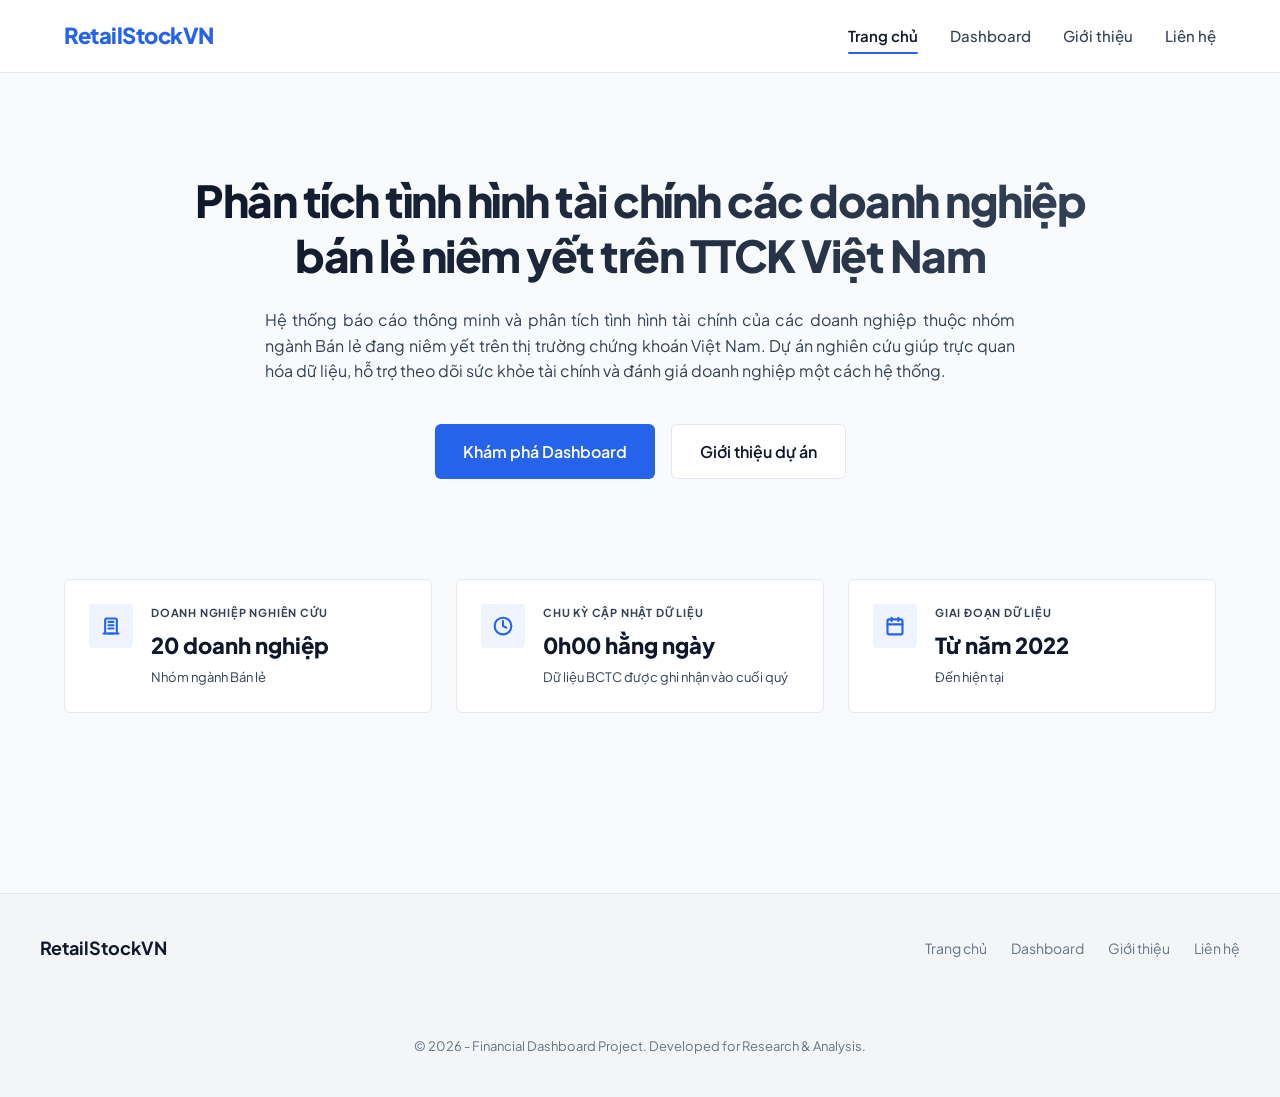
<file: index.html>
<!DOCTYPE html>
<html lang="vi">
<head>
    <meta charset="UTF-8">
    <meta name="viewport" content="width=device-width, initial-scale=1.0">
    <title>Trang chủ | RetailStockVN</title>
    <link rel="stylesheet" href="style.css?v=2">
</head>
<body>

<!-- Background Aesthetic Blobs -->
<div class="bg-glow-1"></div>
<div class="bg-glow-2"></div>

<!-- HEADER & NAVBAR -->
<header>
    <div class="navbar">
        <a href="index.html" class="nav-logo">RetailStockVN</a>
        <div class="nav-links">
            <a href="index.html" class="active">Trang chủ</a>
            <a href="dashboard.html">Dashboard</a>
            <a href="about.html">Giới thiệu</a>
            <a href="contact.html">Liên hệ</a>
        </div>
    </div>
</header>

<!-- HERO SECTION -->
<div class="hero" style="max-width: 950px; padding-top: 100px; padding-bottom: 60px;">
    <h1 style="font-size: 44px; line-height: 1.25;">Phân tích <span>tình hình tài chính các doanh nghiệp bán lẻ</span> niêm yết trên TTCK Việt Nam</h1>
    <p style="margin-top: 16px; font-size: 16px; color: var(--text-secondary); max-width: 750px; margin-left: auto; margin-right: auto; line-height: 1.6; text-align: justify;">Hệ thống báo cáo thông minh và phân tích tình hình tài chính của các doanh nghiệp thuộc nhóm ngành Bán lẻ đang niêm yết trên thị trường chứng khoán Việt Nam. Dự án nghiên cứu giúp trực quan hóa dữ liệu, hỗ trợ theo dõi sức khỏe tài chính và đánh giá doanh nghiệp một cách hệ thống.</p>
    <div class="hero-actions" style="margin-top: 24px;">
        <a href="dashboard.html" class="btn btn-primary">Khám phá Dashboard</a>
        <a href="about.html" class="btn btn-secondary">Giới thiệu dự án</a>
    </div>
</div>

<!-- QUICK STATS SECTION -->
<div class="container" style="padding-top: 0; padding-bottom: 20px;">
    <div class="stats-bar">
        <!-- Card 1 -->
        <div class="stat-card" style="display: flex; gap: 18px; align-items: flex-start; padding: 24px; border: 1px solid var(--border); border-radius: var(--radius-md); background: var(--bg-surface); transition: var(--transition);">
            <div style="color: var(--primary); background: rgba(37, 99, 235, 0.08); padding: 12px; border-radius: var(--radius-sm); display: flex; align-items: center; justify-content: center; flex-shrink: 0;">
                <svg xmlns="http://www.w3.org/2000/svg" width="20" height="20" viewBox="0 0 24 24" fill="none" stroke="currentColor" stroke-width="2.5" stroke-linecap="round" stroke-linejoin="round"><path d="M3 21h18"></path><path d="M19 21V5a2 2 0 0 0-2-2H7a2 2 0 0 0-2 2v16"></path><path d="M9 21h6"></path><path d="M9 7h6"></path><path d="M9 11h6"></path><path d="M9 15h6"></path></svg>
            </div>
            <div>
                <div class="stat-label" style="font-size: 11px; font-weight: 700; text-transform: uppercase; letter-spacing: 0.8px; color: var(--text-secondary); margin-bottom: 6px;">Doanh nghiệp nghiên cứu</div>
                <div class="stat-value" style="font-size: 22px; font-weight: 800; color: var(--secondary); margin-bottom: 4px;">20 doanh nghiệp</div>
                <div class="stat-desc" style="font-size: 13px; color: var(--text-secondary);">Nhóm ngành Bán lẻ</div>
            </div>
        </div>

        <!-- Card 2 -->
        <div class="stat-card" style="display: flex; gap: 18px; align-items: flex-start; padding: 24px; border: 1px solid var(--border); border-radius: var(--radius-md); background: var(--bg-surface); transition: var(--transition);">
            <div style="color: var(--primary); background: rgba(37, 99, 235, 0.08); padding: 12px; border-radius: var(--radius-sm); display: flex; align-items: center; justify-content: center; flex-shrink: 0;">
                <svg xmlns="http://www.w3.org/2000/svg" width="20" height="20" viewBox="0 0 24 24" fill="none" stroke="currentColor" stroke-width="2.5" stroke-linecap="round" stroke-linejoin="round"><circle cx="12" cy="12" r="10"></circle><polyline points="12 6 12 12 16 14"></polyline></svg>
            </div>
            <div>
                <div class="stat-label" style="font-size: 11px; font-weight: 700; text-transform: uppercase; letter-spacing: 0.8px; color: var(--text-secondary); margin-bottom: 6px;">Chu kỳ cập nhật dữ liệu</div>
                <div class="stat-value" style="font-size: 22px; font-weight: 800; color: var(--secondary); margin-bottom: 4px;">0h00 hằng ngày</div>
                <div class="stat-desc" style="font-size: 13px; color: var(--text-secondary);">Dữ liệu BCTC được ghi nhận vào cuối quý</div>
            </div>
        </div>

        <!-- Card 3 -->
        <div class="stat-card" style="display: flex; gap: 18px; align-items: flex-start; padding: 24px; border: 1px solid var(--border); border-radius: var(--radius-md); background: var(--bg-surface); transition: var(--transition);">
            <div style="color: var(--primary); background: rgba(37, 99, 235, 0.08); padding: 12px; border-radius: var(--radius-sm); display: flex; align-items: center; justify-content: center; flex-shrink: 0;">
                <svg xmlns="http://www.w3.org/2000/svg" width="20" height="20" viewBox="0 0 24 24" fill="none" stroke="currentColor" stroke-width="2.5" stroke-linecap="round" stroke-linejoin="round"><rect x="3" y="4" width="18" height="18" rx="2" ry="2"></rect><line x1="16" y1="2" x2="16" y2="6"></line><line x1="8" y1="2" x2="8" y2="6"></line><line x1="3" y1="10" x2="21" y2="10"></line></svg>
            </div>
            <div>
                <div class="stat-label" style="font-size: 11px; font-weight: 700; text-transform: uppercase; letter-spacing: 0.8px; color: var(--text-secondary); margin-bottom: 6px;">Giai đoạn dữ liệu</div>
                <div class="stat-value" style="font-size: 22px; font-weight: 800; color: var(--secondary); margin-bottom: 4px;">Từ năm 2022</div>
                <div class="stat-desc" style="font-size: 13px; color: var(--text-secondary);">Đến hiện tại</div>
            </div>
        </div>
    </div>
</div>



<!-- FOOTER -->
<footer>
    <div class="footer-content">
        <div class="footer-brand">RetailStockVN</div>
        <div class="footer-nav">
            <a href="index.html">Trang chủ</a>
            <a href="dashboard.html">Dashboard</a>
            <a href="about.html">Giới thiệu</a>
            <a href="contact.html">Liên hệ</a>
        </div>
        <div class="footer-copyright">
            <p>© 2026 - Financial Dashboard Project. Developed for Research & Analysis.</p>
        </div>
    </div>
</footer>

</body>
</html>
</file>
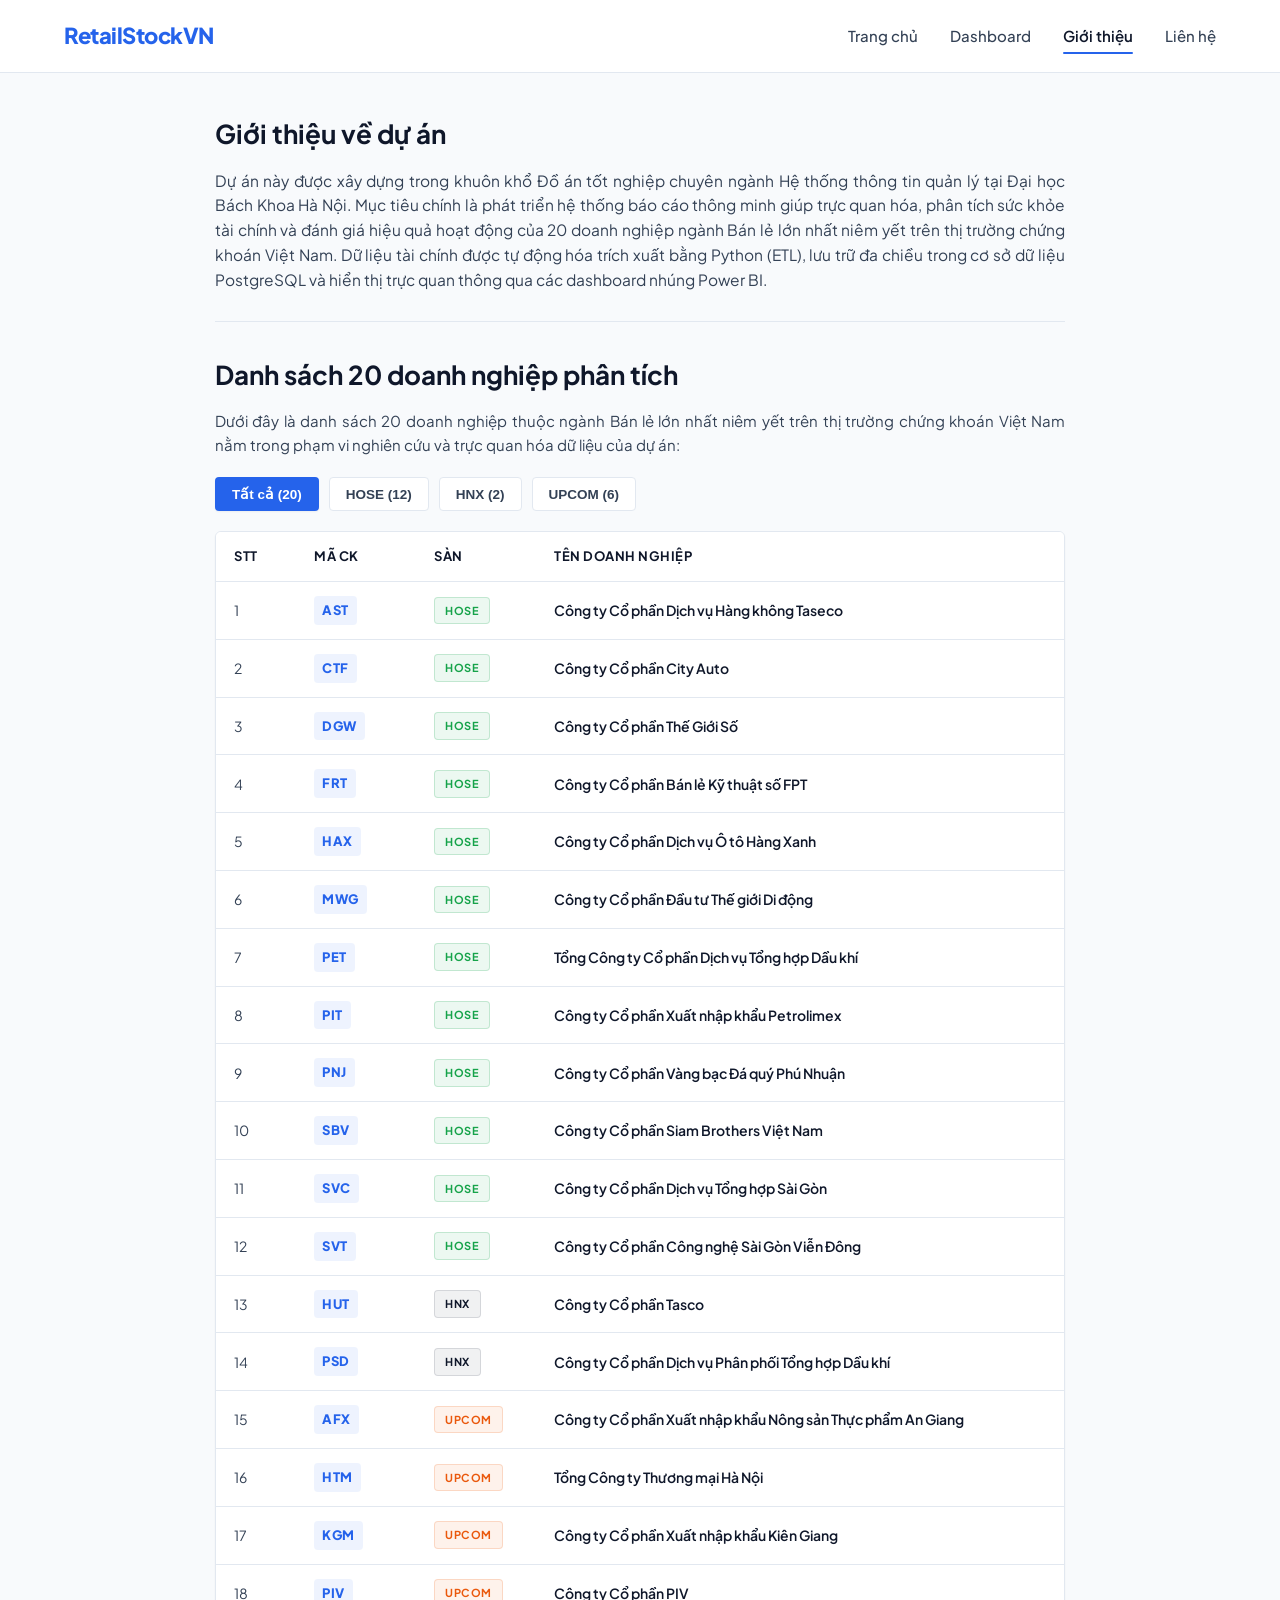
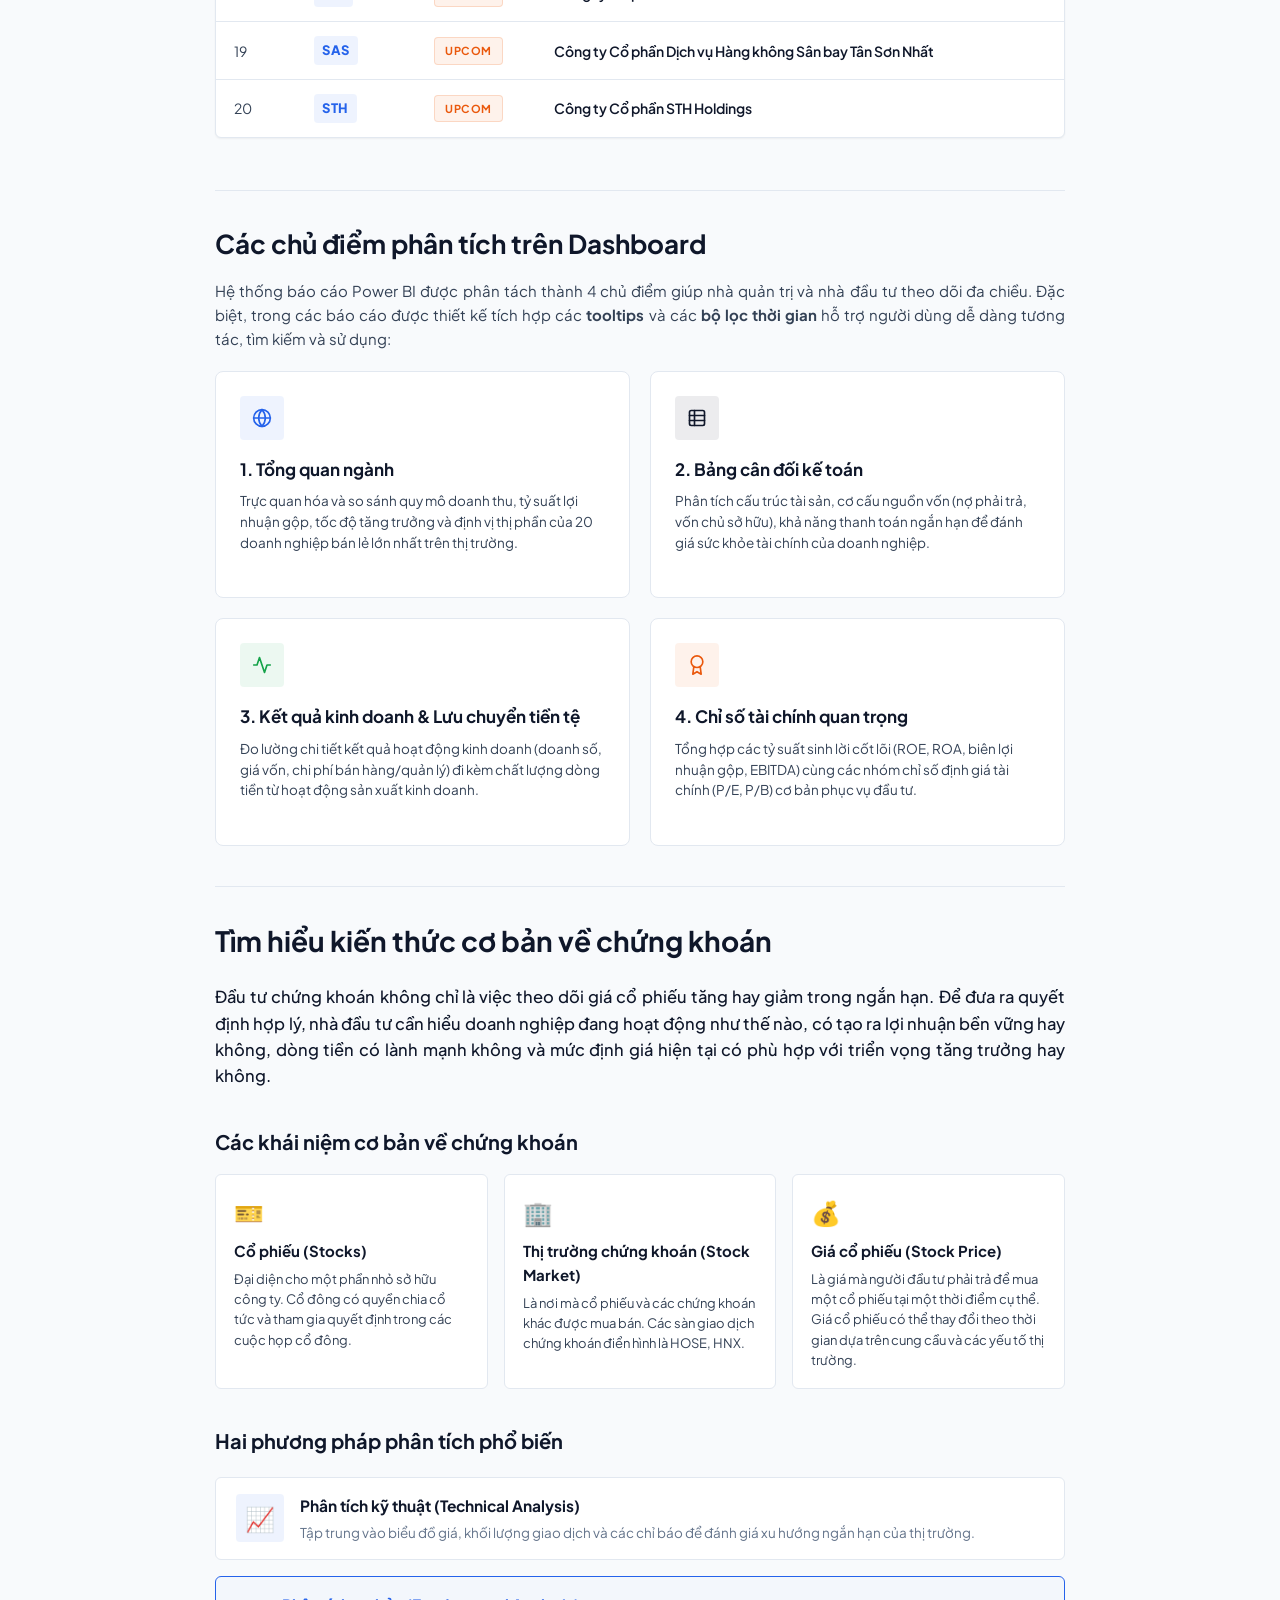
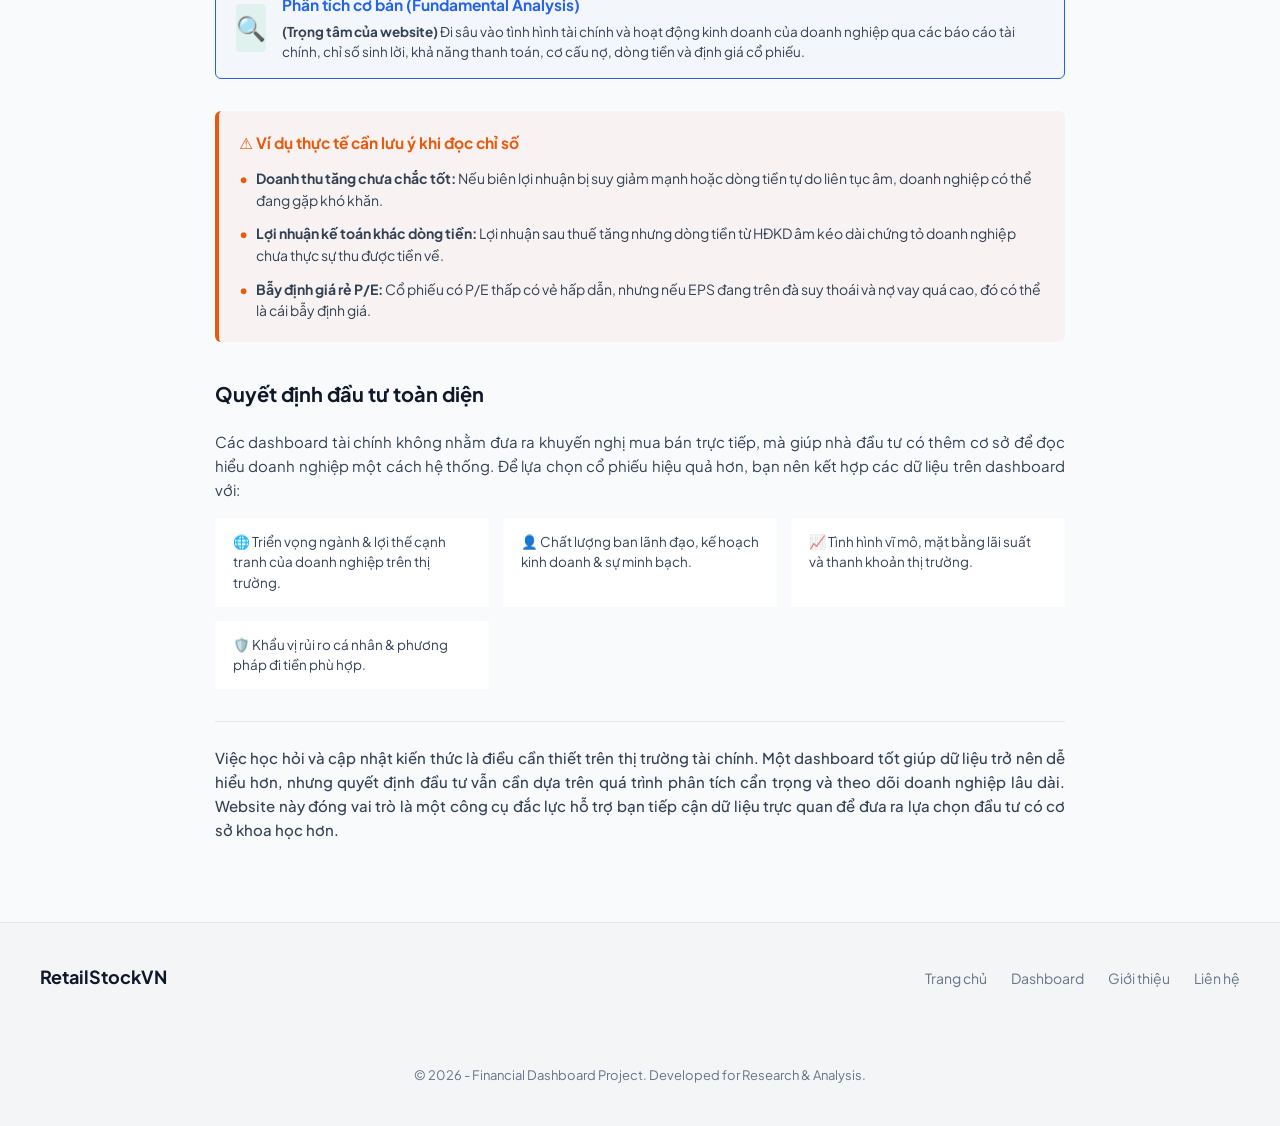
<file: about.html>
<!DOCTYPE html>
<html lang="vi">
<head>
    <meta charset="UTF-8">
    <meta name="viewport" content="width=device-width, initial-scale=1.0">
    <title>Giới thiệu dự án | RetailStockVN</title>
    <link rel="stylesheet" href="style.css?v=2">
</head>
<body>

<!-- Background Aesthetic Blobs -->
<div class="bg-glow-1"></div>
<div class="bg-glow-2"></div>

<!-- HEADER & NAVBAR -->
<header>
    <div class="navbar">
        <a href="index.html" class="nav-logo">RetailStockVN</a>
        <div class="nav-links">
            <a href="index.html">Trang chủ</a>
            <a href="dashboard.html">Dashboard</a>
            <a href="about.html" class="active">Giới thiệu</a>
            <a href="contact.html">Liên hệ</a>
        </div>
    </div>
</header>

<!-- MAIN CONTENT CONTAINER -->
    <div class="about-content" style="max-width: 850px; margin: 40px auto 0;">
        <!-- Graduation Project Intro Section -->
        <div style="border-bottom: 1px solid var(--border); padding-bottom: 28px; margin-bottom: 32px;">
            <h2 style="font-size: 26px; font-weight: 700; margin-bottom: 14px; color: var(--text-primary);">Giới thiệu về dự án</h2>
            <p style="font-size: 15.5px; color: var(--text-secondary); line-height: 1.6; margin-bottom: 0; text-align: justify;">
                Dự án này được xây dựng trong khuôn khổ Đồ án tốt nghiệp chuyên ngành Hệ thống thông tin quản lý tại Đại học Bách Khoa Hà Nội. Mục tiêu chính là phát triển hệ thống báo cáo thông minh giúp trực quan hóa, phân tích sức khỏe tài chính và đánh giá hiệu quả hoạt động của 20 doanh nghiệp ngành Bán lẻ lớn nhất niêm yết trên thị trường chứng khoán Việt Nam. Dữ liệu tài chính được tự động hóa trích xuất bằng Python (ETL), lưu trữ đa chiều trong cơ sở dữ liệu PostgreSQL và hiển thị trực quan thông qua các dashboard nhúng Power BI.
            </p>
        </div>

        <!-- Danh sách 20 doanh nghiệp phân tích -->
        <div style="border-bottom: 1px solid var(--border); padding-bottom: 28px; margin-bottom: 32px;">
            <h2 style="font-size: 26px; font-weight: 700; margin-bottom: 14px; color: var(--text-primary);">Danh sách 20 doanh nghiệp phân tích</h2>
            <p style="font-size: 15px; color: var(--text-secondary); margin-bottom: 20px; line-height: 1.6; text-align: justify;">
                Dưới đây là danh sách 20 doanh nghiệp thuộc ngành Bán lẻ lớn nhất niêm yết trên thị trường chứng khoán Việt Nam nằm trong phạm vi nghiên cứu và trực quan hóa dữ liệu của dự án:
            </p>
            
            <!-- Bộ lọc Sàn giao dịch -->
            <div class="filter-container">
                <button class="filter-btn active" data-filter="all">Tất cả (20)</button>
                <button class="filter-btn" data-filter="HOSE">HOSE (12)</button>
                <button class="filter-btn" data-filter="HNX">HNX (2)</button>
                <button class="filter-btn" data-filter="UPCOM">UPCOM (6)</button>
            </div>

            <!-- Bảng danh sách doanh nghiệp -->
            <div class="company-table-container">
                <table class="company-table">
                    <thead>
                        <tr>
                            <th style="width: 80px;">STT</th>
                            <th style="width: 120px;">Mã CK</th>
                            <th style="width: 120px;">Sàn</th>
                            <th>Tên doanh nghiệp</th>
                        </tr>
                    </thead>
                    <tbody>
                        <tr class="company-row" data-exchange="HOSE">
                            <td>1</td>
                            <td><span class="ticker-symbol">AST</span></td>
                            <td><span class="badge-exchange badge-hose">HOSE</span></td>
                            <td style="font-weight: 600; color: var(--text-primary);">Công ty Cổ phần Dịch vụ Hàng không Taseco</td>
                        </tr>
                        <tr class="company-row" data-exchange="HOSE">
                            <td>2</td>
                            <td><span class="ticker-symbol">CTF</span></td>
                            <td><span class="badge-exchange badge-hose">HOSE</span></td>
                            <td style="font-weight: 600; color: var(--text-primary);">Công ty Cổ phần City Auto</td>
                        </tr>
                        <tr class="company-row" data-exchange="HOSE">
                            <td>3</td>
                            <td><span class="ticker-symbol">DGW</span></td>
                            <td><span class="badge-exchange badge-hose">HOSE</span></td>
                            <td style="font-weight: 600; color: var(--text-primary);">Công ty Cổ phần Thế Giới Số</td>
                        </tr>
                        <tr class="company-row" data-exchange="HOSE">
                            <td>4</td>
                            <td><span class="ticker-symbol">FRT</span></td>
                            <td><span class="badge-exchange badge-hose">HOSE</span></td>
                            <td style="font-weight: 600; color: var(--text-primary);">Công ty Cổ phần Bán lẻ Kỹ thuật số FPT</td>
                        </tr>
                        <tr class="company-row" data-exchange="HOSE">
                            <td>5</td>
                            <td><span class="ticker-symbol">HAX</span></td>
                            <td><span class="badge-exchange badge-hose">HOSE</span></td>
                            <td style="font-weight: 600; color: var(--text-primary);">Công ty Cổ phần Dịch vụ Ô tô Hàng Xanh</td>
                        </tr>
                        <tr class="company-row" data-exchange="HOSE">
                            <td>6</td>
                            <td><span class="ticker-symbol">MWG</span></td>
                            <td><span class="badge-exchange badge-hose">HOSE</span></td>
                            <td style="font-weight: 600; color: var(--text-primary);">Công ty Cổ phần Đầu tư Thế giới Di động</td>
                        </tr>
                        <tr class="company-row" data-exchange="HOSE">
                            <td>7</td>
                            <td><span class="ticker-symbol">PET</span></td>
                            <td><span class="badge-exchange badge-hose">HOSE</span></td>
                            <td style="font-weight: 600; color: var(--text-primary);">Tổng Công ty Cổ phần Dịch vụ Tổng hợp Dầu khí</td>
                        </tr>
                        <tr class="company-row" data-exchange="HOSE">
                            <td>8</td>
                            <td><span class="ticker-symbol">PIT</span></td>
                            <td><span class="badge-exchange badge-hose">HOSE</span></td>
                            <td style="font-weight: 600; color: var(--text-primary);">Công ty Cổ phần Xuất nhập khẩu Petrolimex</td>
                        </tr>
                        <tr class="company-row" data-exchange="HOSE">
                            <td>9</td>
                            <td><span class="ticker-symbol">PNJ</span></td>
                            <td><span class="badge-exchange badge-hose">HOSE</span></td>
                            <td style="font-weight: 600; color: var(--text-primary);">Công ty Cổ phần Vàng bạc Đá quý Phú Nhuận</td>
                        </tr>
                        <tr class="company-row" data-exchange="HOSE">
                            <td>10</td>
                            <td><span class="ticker-symbol">SBV</span></td>
                            <td><span class="badge-exchange badge-hose">HOSE</span></td>
                            <td style="font-weight: 600; color: var(--text-primary);">Công ty Cổ phần Siam Brothers Việt Nam</td>
                        </tr>
                        <tr class="company-row" data-exchange="HOSE">
                            <td>11</td>
                            <td><span class="ticker-symbol">SVC</span></td>
                            <td><span class="badge-exchange badge-hose">HOSE</span></td>
                            <td style="font-weight: 600; color: var(--text-primary);">Công ty Cổ phần Dịch vụ Tổng hợp Sài Gòn</td>
                        </tr>
                        <tr class="company-row" data-exchange="HOSE">
                            <td>12</td>
                            <td><span class="ticker-symbol">SVT</span></td>
                            <td><span class="badge-exchange badge-hose">HOSE</span></td>
                            <td style="font-weight: 600; color: var(--text-primary);">Công ty Cổ phần Công nghệ Sài Gòn Viễn Đông</td>
                        </tr>
                        <tr class="company-row" data-exchange="HNX">
                            <td>13</td>
                            <td><span class="ticker-symbol">HUT</span></td>
                            <td><span class="badge-exchange badge-hnx">HNX</span></td>
                            <td style="font-weight: 600; color: var(--text-primary);">Công ty Cổ phần Tasco</td>
                        </tr>
                        <tr class="company-row" data-exchange="HNX">
                            <td>14</td>
                            <td><span class="ticker-symbol">PSD</span></td>
                            <td><span class="badge-exchange badge-hnx">HNX</span></td>
                            <td style="font-weight: 600; color: var(--text-primary);">Công ty Cổ phần Dịch vụ Phân phối Tổng hợp Dầu khí</td>
                        </tr>
                        <tr class="company-row" data-exchange="UPCOM">
                            <td>15</td>
                            <td><span class="ticker-symbol">AFX</span></td>
                            <td><span class="badge-exchange badge-upcom">UPCOM</span></td>
                            <td style="font-weight: 600; color: var(--text-primary);">Công ty Cổ phần Xuất nhập khẩu Nông sản Thực phẩm An Giang</td>
                        </tr>
                        <tr class="company-row" data-exchange="UPCOM">
                            <td>16</td>
                            <td><span class="ticker-symbol">HTM</span></td>
                            <td><span class="badge-exchange badge-upcom">UPCOM</span></td>
                            <td style="font-weight: 600; color: var(--text-primary);">Tổng Công ty Thương mại Hà Nội</td>
                        </tr>
                        <tr class="company-row" data-exchange="UPCOM">
                            <td>17</td>
                            <td><span class="ticker-symbol">KGM</span></td>
                            <td><span class="badge-exchange badge-upcom">UPCOM</span></td>
                            <td style="font-weight: 600; color: var(--text-primary);">Công ty Cổ phần Xuất nhập khẩu Kiên Giang</td>
                        </tr>
                        <tr class="company-row" data-exchange="UPCOM">
                            <td>18</td>
                            <td><span class="ticker-symbol">PIV</span></td>
                            <td><span class="badge-exchange badge-upcom">UPCOM</span></td>
                            <td style="font-weight: 600; color: var(--text-primary);">Công ty Cổ phần PIV</td>
                        </tr>
                        <tr class="company-row" data-exchange="UPCOM">
                            <td>19</td>
                            <td><span class="ticker-symbol">SAS</span></td>
                            <td><span class="badge-exchange badge-upcom">UPCOM</span></td>
                            <td style="font-weight: 600; color: var(--text-primary);">Công ty Cổ phần Dịch vụ Hàng không Sân bay Tân Sơn Nhất</td>
                        </tr>
                        <tr class="company-row" data-exchange="UPCOM">
                            <td>20</td>
                            <td><span class="ticker-symbol">STH</span></td>
                            <td><span class="badge-exchange badge-upcom">UPCOM</span></td>
                            <td style="font-weight: 600; color: var(--text-primary);">Công ty Cổ phần STH Holdings</td>
                        </tr>
                    </tbody>
                </table>
            </div>
        </div>

        <!-- Các chủ điểm phân tích Section (Dashboard Core Pages) -->
        <div style="border-bottom: 1px solid var(--border); padding-bottom: 28px; margin-bottom: 32px;">
            <h2 style="font-size: 26px; font-weight: 700; margin-bottom: 14px; color: var(--text-primary);">Các chủ điểm phân tích trên Dashboard</h2>
            <p style="font-size: 15px; color: var(--text-secondary); margin-bottom: 20px; line-height: 1.6; text-align: justify;">
                Hệ thống báo cáo Power BI được phân tách thành 4 chủ điểm giúp nhà quản trị và nhà đầu tư theo dõi đa chiều. Đặc biệt, trong các báo cáo được thiết kế tích hợp các <strong>tooltips</strong> và các <strong>bộ lọc thời gian</strong> hỗ trợ người dùng dễ dàng tương tác, tìm kiếm và sử dụng:
            </p>

            <div class="grid" style="display: grid; grid-template-columns: repeat(auto-fit, minmax(380px, 1fr)); gap: 20px; margin-bottom: 12px;">
                <!-- Page 1 -->
                <div class="card" style="background: var(--bg-surface); border: 1px solid var(--border); padding: 24px; border-radius: var(--radius-lg); position: relative; overflow: hidden; transition: var(--transition);">
                    <div class="card-icon" style="color: var(--primary); background: rgba(37, 99, 235, 0.08); width: 44px; height: 44px; border-radius: var(--radius-sm); display: flex; align-items: center; justify-content: center; font-size: 20px; margin-bottom: 16px;">
                        <svg xmlns="http://www.w3.org/2000/svg" width="20" height="20" viewBox="0 0 24 24" fill="none" stroke="currentColor" stroke-width="2" stroke-linecap="round" stroke-linejoin="round"><circle cx="12" cy="12" r="10"></circle><line x1="2" y1="12" x2="22" y2="12"></line><path d="M12 2a15.3 15.3 0 0 1 4 10 15.3 15.3 0 0 1-4 10 15.3 15.3 0 0 1-4-10 15.3 15.3 0 0 1 4-10z"></path></svg>
                    </div>
                    <h3 style="font-size: 17px; font-weight: 700; margin-bottom: 8px; color: var(--text-primary);">1. Tổng quan ngành</h3>
                    <p style="font-size: 13.5px; color: var(--text-secondary); line-height: 1.55;">Trực quan hóa và so sánh quy mô doanh thu, tỷ suất lợi nhuận gộp, tốc độ tăng trưởng và định vị thị phần của 20 doanh nghiệp bán lẻ lớn nhất trên thị trường.</p>
                </div>

                <!-- Page 2 -->
                <div class="card" style="background: var(--bg-surface); border: 1px solid var(--border); padding: 24px; border-radius: var(--radius-lg); position: relative; overflow: hidden; transition: var(--transition);">
                    <div class="card-icon" style="color: var(--secondary); background: rgba(15, 23, 42, 0.08); width: 44px; height: 44px; border-radius: var(--radius-sm); display: flex; align-items: center; justify-content: center; font-size: 20px; margin-bottom: 16px;">
                        <svg xmlns="http://www.w3.org/2000/svg" width="20" height="20" viewBox="0 0 24 24" fill="none" stroke="currentColor" stroke-width="2" stroke-linecap="round" stroke-linejoin="round"><rect x="3" y="3" width="18" height="18" rx="2" ry="2"></rect><line x1="9" y1="3" x2="9" y2="21"></line><line x1="3" y1="9" x2="21" y2="9"></line><line x1="3" y1="15" x2="21" y2="15"></line></svg>
                    </div>
                    <h3 style="font-size: 17px; font-weight: 700; margin-bottom: 8px; color: var(--text-primary);">2. Bảng cân đối kế toán</h3>
                    <p style="font-size: 13.5px; color: var(--text-secondary); line-height: 1.55;">Phân tích cấu trúc tài sản, cơ cấu nguồn vốn (nợ phải trả, vốn chủ sở hữu), khả năng thanh toán ngắn hạn để đánh giá sức khỏe tài chính của doanh nghiệp.</p>
                </div>

                <!-- Page 3 -->
                <div class="card" style="background: var(--bg-surface); border: 1px solid var(--border); padding: 24px; border-radius: var(--radius-lg); position: relative; overflow: hidden; transition: var(--transition);">
                    <div class="card-icon" style="color: var(--accent); background: rgba(22, 163, 74, 0.08); width: 44px; height: 44px; border-radius: var(--radius-sm); display: flex; align-items: center; justify-content: center; font-size: 20px; margin-bottom: 16px;">
                        <svg xmlns="http://www.w3.org/2000/svg" width="20" height="20" viewBox="0 0 24 24" fill="none" stroke="currentColor" stroke-width="2" stroke-linecap="round" stroke-linejoin="round"><polyline points="22 12 18 12 15 21 9 3 6 12 2 12"></polyline></svg>
                    </div>
                    <h3 style="font-size: 17px; font-weight: 700; margin-bottom: 8px; color: var(--text-primary);">3. Kết quả kinh doanh & Lưu chuyển tiền tệ</h3>
                    <p style="font-size: 13.5px; color: var(--text-secondary); line-height: 1.55;">Đo lường chi tiết kết quả hoạt động kinh doanh (doanh số, giá vốn, chi phí bán hàng/quản lý) đi kèm chất lượng dòng tiền từ hoạt động sản xuất kinh doanh.</p>
                </div>

                <!-- Page 4 -->
                <div class="card" style="background: var(--bg-surface); border: 1px solid var(--border); padding: 24px; border-radius: var(--radius-lg); position: relative; overflow: hidden; transition: var(--transition);">
                    <div class="card-icon" style="color: #ea580c; background: rgba(234, 88, 12, 0.08); width: 44px; height: 44px; border-radius: var(--radius-sm); display: flex; align-items: center; justify-content: center; font-size: 20px; margin-bottom: 16px;">
                        <svg xmlns="http://www.w3.org/2000/svg" width="20" height="20" viewBox="0 0 24 24" fill="none" stroke="currentColor" stroke-width="2" stroke-linecap="round" stroke-linejoin="round"><circle cx="12" cy="8" r="7"></circle><polyline points="8.21 13.89 7 23 12 20 17 23 15.79 13.88"></polyline></svg>
                    </div>
                    <h3 style="font-size: 17px; font-weight: 700; margin-bottom: 8px; color: var(--text-primary);">4. Chỉ số tài chính quan trọng</h3>
                    <p style="font-size: 13.5px; color: var(--text-secondary); line-height: 1.55;">Tổng hợp các tỷ suất sinh lời cốt lõi (ROE, ROA, biên lợi nhuận gộp, EBITDA) cùng các nhóm chỉ số định giá tài chính (P/E, P/B) cơ bản phục vụ đầu tư.</p>
                </div>
            </div>
        </div>

        <!-- Tìm hiểu kiến thức cơ bản về chứng khoán Section -->
        <h2>Tìm hiểu kiến thức cơ bản về chứng khoán</h2>
        
        <p style="font-weight: 500; color: var(--text-primary); font-size: 16.5px; margin-bottom: 20px; line-height: 1.6; text-align: justify;">
            Đầu tư chứng khoán không chỉ là việc theo dõi giá cổ phiếu tăng hay giảm trong ngắn hạn. Để đưa ra quyết định hợp lý, nhà đầu tư cần hiểu doanh nghiệp đang hoạt động như thế nào, có tạo ra lợi nhuận bền vững hay không, dòng tiền có lành mạnh không và mức định giá hiện tại có phù hợp với triển vọng tăng trưởng hay không.
        </p>

        <h3 class="tech-stack-title" style="margin-top: 36px; margin-bottom: 16px;">Các khái niệm cơ bản về chứng khoán</h3>
        <div style="display: grid; grid-template-columns: repeat(auto-fit, minmax(220px, 1fr)); gap: 16px; margin-bottom: 32px;">
            <div style="background: var(--bg-surface); border: 1px solid var(--border); padding: 18px; border-radius: var(--radius-md); transition: var(--transition);">
                <span style="font-size: 24px; margin-bottom: 8px; display: block;">🎫</span>
                <strong style="display: block; font-size: 15px; margin-bottom: 6px; color: var(--text-primary);">Cổ phiếu (Stocks)</strong>
                <span style="font-size: 13px; color: var(--text-secondary); line-height: 1.55; display: block;">Đại diện cho một phần nhỏ sở hữu công ty. Cổ đông có quyền chia cổ tức và tham gia quyết định trong các cuộc họp cổ đông.</span>
            </div>
            <div style="background: var(--bg-surface); border: 1px solid var(--border); padding: 18px; border-radius: var(--radius-md); transition: var(--transition);">
                <span style="font-size: 24px; margin-bottom: 8px; display: block;">🏢</span>
                <strong style="display: block; font-size: 15px; margin-bottom: 6px; color: var(--text-primary);">Thị trường chứng khoán (Stock Market)</strong>
                <span style="font-size: 13px; color: var(--text-secondary); line-height: 1.55; display: block;">Là nơi mà cổ phiếu và các chứng khoán khác được mua bán. Các sàn giao dịch chứng khoán điển hình là HOSE, HNX.</span>
            </div>
            <div style="background: var(--bg-surface); border: 1px solid var(--border); padding: 18px; border-radius: var(--radius-md); transition: var(--transition);">
                <span style="font-size: 24px; margin-bottom: 8px; display: block;">💰</span>
                <strong style="display: block; font-size: 15px; margin-bottom: 6px; color: var(--text-primary);">Giá cổ phiếu (Stock Price)</strong>
                <span style="font-size: 13px; color: var(--text-secondary); line-height: 1.55; display: block;">Là giá mà người đầu tư phải trả để mua một cổ phiếu tại một thời điểm cụ thể. Giá cổ phiếu có thể thay đổi theo thời gian dựa trên cung cầu và các yếu tố thị trường.</span>
            </div>
        </div>

        <h3 class="tech-stack-title">Hai phương pháp phân tích phổ biến</h3>
        <div class="tech-list" style="margin-bottom: 32px;">
            <div class="tech-item">
                <div class="tech-icon" style="color: var(--primary); background: rgba(37, 99, 235, 0.08);">📈</div>
                <div class="tech-info">
                    <h4 style="font-size: 15.5px; color: var(--text-primary); font-weight: 700; margin-bottom: 4px;">Phân tích kỹ thuật (Technical Analysis)</h4>
                    <p style="font-size: 13.5px; color: var(--text-muted); line-height: 1.5;">Tập trung vào biểu đồ giá, khối lượng giao dịch và các chỉ báo để đánh giá xu hướng ngắn hạn của thị trường.</p>
                </div>
            </div>

            <div class="tech-item" style="border-color: var(--primary); background: rgba(37, 99, 235, 0.02);">
                <div class="tech-icon" style="color: var(--accent); background: rgba(22, 163, 74, 0.08);">🔍</div>
                <div class="tech-info">
                    <h4 style="font-size: 15.5px; color: var(--primary); font-weight: 700; margin-bottom: 4px;">Phân tích cơ bản (Fundamental Analysis)</h4>
                    <p style="font-size: 13.5px; color: var(--text-secondary); line-height: 1.5;"><strong>(Trọng tâm của website)</strong> Đi sâu vào tình hình tài chính và hoạt động kinh doanh của doanh nghiệp qua các báo cáo tài chính, chỉ số sinh lời, khả năng thanh toán, cơ cấu nợ, dòng tiền và định giá cổ phiếu.</p>
                </div>
            </div>
        </div>


        <div style="background: rgba(234, 88, 12, 0.04); border-left: 4px solid #ea580c; padding: 20px; border-radius: var(--radius-md); margin: 32px 0;">
            <h4 style="color: #ea580c; display: flex; align-items: center; gap: 8px; font-weight: 700; margin-bottom: 12px; font-size: 15.5px; margin-top: 0;">
                ⚠️ Ví dụ thực tế cần lưu ý khi đọc chỉ số
            </h4>
            <ul style="list-style-type: none; padding-left: 0; display: flex; flex-direction: column; gap: 12px; font-size: 14px; margin: 0; color: var(--text-secondary); line-height: 1.55;">
                <li style="display: flex; gap: 8px; align-items: flex-start;">
                    <span style="color: #ea580c; font-weight: bold;">•</span>
                    <span><strong>Doanh thu tăng chưa chắc tốt:</strong> Nếu biên lợi nhuận bị suy giảm mạnh hoặc dòng tiền tự do liên tục âm, doanh nghiệp có thể đang gặp khó khăn.</span>
                </li>
                <li style="display: flex; gap: 8px; align-items: flex-start;">
                    <span style="color: #ea580c; font-weight: bold;">•</span>
                    <span><strong>Lợi nhuận kế toán khác dòng tiền:</strong> Lợi nhuận sau thuế tăng nhưng dòng tiền từ HĐKD âm kéo dài chứng tỏ doanh nghiệp chưa thực sự thu được tiền về.</span>
                </li>
                <li style="display: flex; gap: 8px; align-items: flex-start;">
                    <span style="color: #ea580c; font-weight: bold;">•</span>
                    <span><strong>Bẫy định giá rẻ P/E:</strong> Cổ phiếu có P/E thấp có vẻ hấp dẫn, nhưng nếu EPS đang trên đà suy thoái và nợ vay quá cao, đó có thể là cái bẫy định giá.</span>
                </li>
            </ul>
        </div>

        <h3 class="tech-stack-title" style="margin-top: 36px;">Quyết định đầu tư toàn diện</h3>
        <p style="font-size: 15px; margin-bottom: 16px; line-height: 1.6; text-align: justify;">
            Các dashboard tài chính không nhằm đưa ra khuyến nghị mua bán trực tiếp, mà giúp nhà đầu tư có thêm cơ sở để đọc hiểu doanh nghiệp một cách hệ thống. Để lựa chọn cổ phiếu hiệu quả hơn, bạn nên kết hợp các dữ liệu trên dashboard với:
        </p>
        
        <div style="display: grid; grid-template-columns: repeat(auto-fit, minmax(220px, 1fr)); gap: 14px; margin-bottom: 28px;">
            <div style="background: var(--bg-surface-card); padding: 14px 18px; border-radius: var(--radius-sm); font-size: 13.5px; line-height: 1.5; color: var(--text-secondary);">
                🌐 Triển vọng ngành & lợi thế cạnh tranh của doanh nghiệp trên thị trường.
            </div>
            <div style="background: var(--bg-surface-card); padding: 14px 18px; border-radius: var(--radius-sm); font-size: 13.5px; line-height: 1.5; color: var(--text-secondary);">
                👤 Chất lượng ban lãnh đạo, kế hoạch kinh doanh & sự minh bạch.
            </div>
            <div style="background: var(--bg-surface-card); padding: 14px 18px; border-radius: var(--radius-sm); font-size: 13.5px; line-height: 1.5; color: var(--text-secondary);">
                📈 Tình hình vĩ mô, mặt bằng lãi suất và thanh khoản thị trường.
            </div>
            <div style="background: var(--bg-surface-card); padding: 14px 18px; border-radius: var(--radius-sm); font-size: 13.5px; line-height: 1.5; color: var(--text-secondary);">
                🛡️ Khẩu vị rủi ro cá nhân & phương pháp đi tiền phù hợp.
            </div>
        </div>
        
        <p style="font-weight: 500; font-size: 15px; color: var(--text-secondary); border-top: 1px solid var(--border); padding-top: 24px; margin-top: 32px; line-height: 1.6; text-align: justify;">
            Việc học hỏi và cập nhật kiến thức là điều cần thiết trên thị trường tài chính. Một dashboard tốt giúp dữ liệu trở nên dễ hiểu hơn, nhưng quyết định đầu tư vẫn cần dựa trên quá trình phân tích cẩn trọng và theo dõi doanh nghiệp lâu dài. Website này đóng vai trò là một công cụ đắc lực hỗ trợ bạn tiếp cận dữ liệu trực quan để đưa ra lựa chọn đầu tư có cơ sở khoa học hơn.
        </p>
    </div>
</div>

<!-- FOOTER -->
<footer>
    <div class="footer-content">
        <div class="footer-brand">RetailStockVN</div>
        <div class="footer-nav">
            <a href="index.html">Trang chủ</a>
            <a href="dashboard.html">Dashboard</a>
            <a href="about.html">Giới thiệu</a>
            <a href="contact.html">Liên hệ</a>
        </div>
        <div class="footer-copyright">
            <p>© 2026 - Financial Dashboard Project. Developed for Research & Analysis.</p>
        </div>
    </div>
</footer>

<script>
    document.addEventListener('DOMContentLoaded', function() {
        const filterBtns = document.querySelectorAll('.filter-btn');
        const tableRows = document.querySelectorAll('.company-row');

        filterBtns.forEach(btn => {
            btn.addEventListener('click', () => {
                // Remove active class from all buttons
                filterBtns.forEach(b => b.classList.remove('active'));
                // Add active class to clicked button
                btn.classList.add('active');

                const filterValue = btn.getAttribute('data-filter');

                tableRows.forEach(row => {
                    const exchange = row.getAttribute('data-exchange');
                    if (filterValue === 'all' || exchange === filterValue) {
                        row.style.display = '';
                    } else {
                        row.style.display = 'none';
                    }
                });
            });
        });
    });
</script>

</body>
</html>
</file>
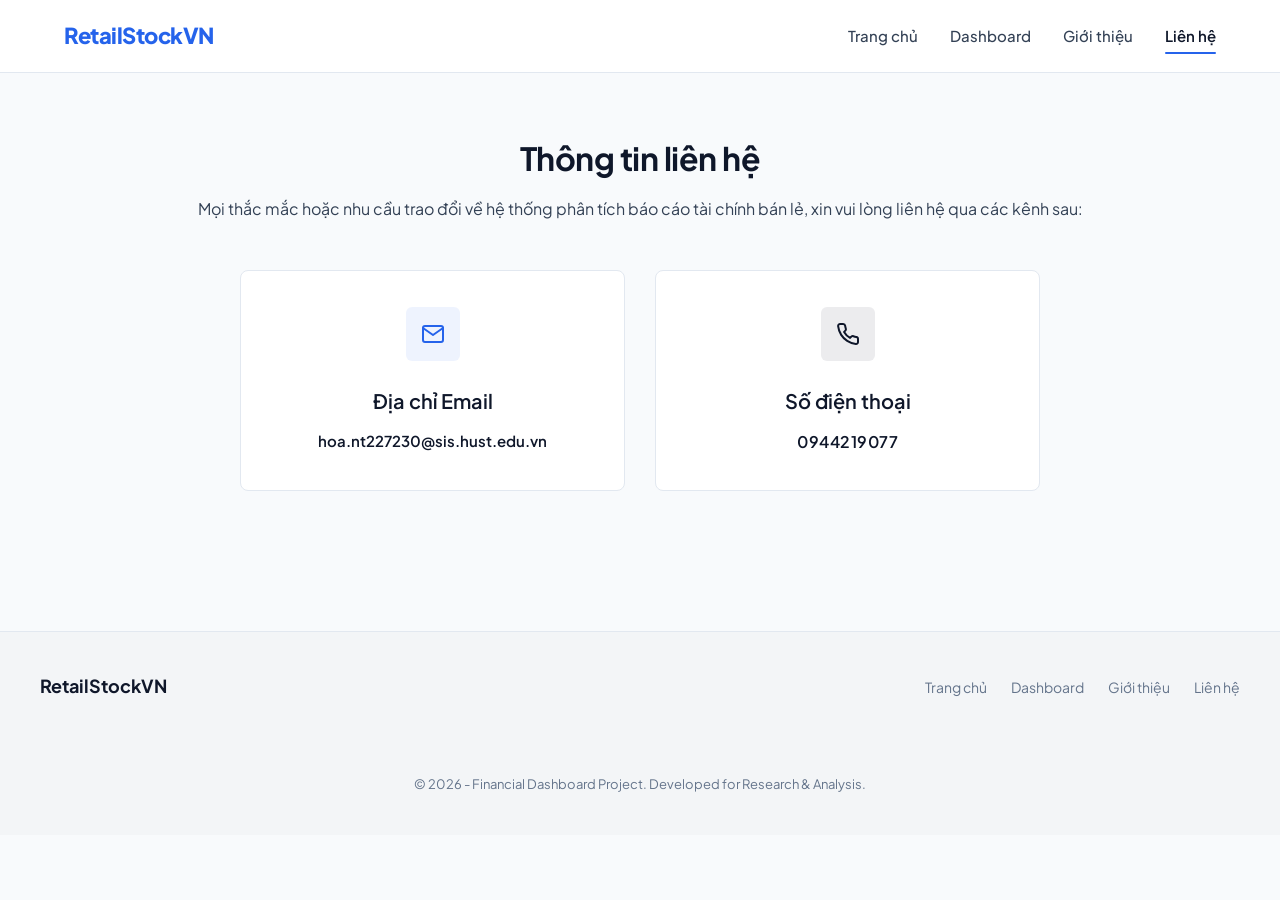
<file: contact.html>
<!DOCTYPE html>
<html lang="vi">
<head>
    <meta charset="UTF-8">
    <meta name="viewport" content="width=device-width, initial-scale=1.0">
    <title>Liên hệ | RetailStockVN</title>
    <link rel="stylesheet" href="style.css?v=2">
</head>
<body>

<!-- Background Aesthetic Blobs -->
<div class="bg-glow-1"></div>
<div class="bg-glow-2"></div>

<!-- HEADER & NAVBAR -->
<header>
    <div class="navbar">
        <a href="index.html" class="nav-logo">RetailStockVN</a>
        <div class="nav-links">
            <a href="index.html">Trang chủ</a>
            <a href="dashboard.html">Dashboard</a>
            <a href="about.html">Giới thiệu</a>
            <a href="contact.html" class="active">Liên hệ</a>
        </div>
    </div>
</header>

<!-- MAIN CONTENT CONTAINER -->
<div class="container">
    <h2 class="section-title">Thông tin liên hệ</h2>
    <p class="section-subtitle">Mọi thắc mắc hoặc nhu cầu trao đổi về hệ thống phân tích báo cáo tài chính bán lẻ, xin vui lòng liên hệ qua các kênh sau:</p>

    <div class="grid" style="max-width: 800px; margin: 0 auto;">
        <!-- Email Card -->
        <div class="card" style="text-align: center;">
            <div class="card-icon" style="margin: 0 auto 24px; color: var(--primary); background: rgba(37, 99, 235, 0.08);">
                <svg xmlns="http://www.w3.org/2000/svg" width="24" height="24" viewBox="0 0 24 24" fill="none" stroke="currentColor" stroke-width="2" stroke-linecap="round" stroke-linejoin="round"><path d="M4 4h16c1.1 0 2 .9 2 2v12c0 1.1-.9 2-2 2H4c-1.1 0-2-.9-2-2V6c0-1.1.9-2 2-2z"></path><polyline points="22,6 12,13 2,6"></polyline></svg>
            </div>
            <h3>Địa chỉ Email</h3>
            <p style="margin-bottom: 0; font-weight: 600; color: var(--text-primary); font-size: 15px;">hoa.nt227230@sis.hust.edu.vn</p>
        </div>

        <!-- Phone Card -->
        <div class="card" style="text-align: center;">
            <div class="card-icon" style="margin: 0 auto 24px; color: var(--secondary); background: rgba(15, 23, 42, 0.08);">
                <svg xmlns="http://www.w3.org/2000/svg" width="24" height="24" viewBox="0 0 24 24" fill="none" stroke="currentColor" stroke-width="2" stroke-linecap="round" stroke-linejoin="round"><path d="M22 16.92v3a2 2 0 0 1-2.18 2 19.79 19.79 0 0 1-8.63-3.07 19.5 19.5 0 0 1-6-6 19.79 19.79 0 0 1-3.07-8.67A2 2 0 0 1 4.11 2h3a2 2 0 0 1 2 1.72 12.84 12.84 0 0 0 .7 2.81 2 2 0 0 1-.45 2.11L8.09 9.91a16 16 0 0 0 6 6l1.27-1.27a2 2 0 0 1 2.11-.45 12.84 12.84 0 0 0 2.81.7A2 2 0 0 1 22 16.92z"></path></svg>
            </div>
            <h3>Số điện thoại</h3>
            <p style="margin-bottom: 0; font-weight: 600; color: var(--text-primary); font-size: 16px; letter-spacing: 0.5px;">0944219077</p>
        </div>
    </div>
</div>

<!-- FOOTER -->
<footer>
    <div class="footer-content">
        <div class="footer-brand">RetailStockVN</div>
        <div class="footer-nav">
            <a href="index.html">Trang chủ</a>
            <a href="dashboard.html">Dashboard</a>
            <a href="about.html">Giới thiệu</a>
            <a href="contact.html">Liên hệ</a>
        </div>
        <div class="footer-copyright">
            <p>© 2026 - Financial Dashboard Project. Developed for Research & Analysis.</p>
        </div>
    </div>
</footer>

</body>
</html>
</file>
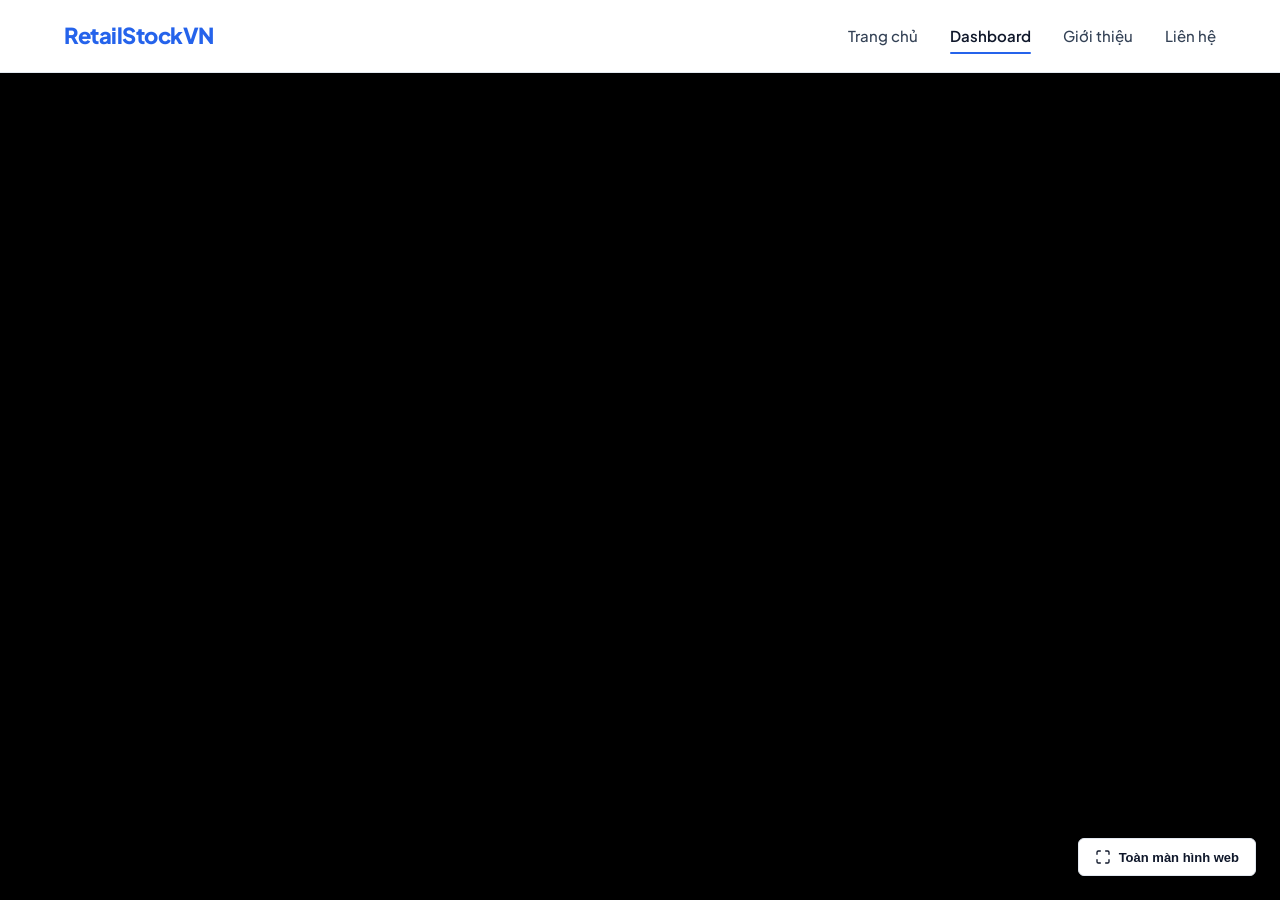
<file: dashboard.html>
<!DOCTYPE html>
<html lang="vi">
<head>
    <meta charset="UTF-8">
    <meta name="viewport" content="width=device-width, initial-scale=1.0">
    <title>Dashboard tài chính | RetailStockVN</title>
    <link rel="stylesheet" href="style.css?v=2">
    <style>
        /* Đảm bảo khung chứa dashboard Power BI hiển thị tràn màn hình và không bị ẩn */
        body.dashboard-layout {
            display: flex;
            flex-direction: column;
            height: 100vh;
            margin: 0;
            padding: 0;
            overflow: hidden;
            background-color: #0f172a;
        }
        .dashboard-fullscreen-container {
            flex: 1;
            width: 100%;
            height: calc(100vh - 75px);
            position: relative;
            background: #000;
            display: flex;
            flex-direction: column;
        }
        .dashboard-fullscreen-container iframe {
            flex: 1;
            width: 100%;
            height: 100%;
            border: none;
            display: block;
        }
    </style>
</head>
<body class="dashboard-layout">

<!-- Background Aesthetic Blobs -->
<div class="bg-glow-1"></div>
<div class="bg-glow-2"></div>

<!-- HEADER & NAVBAR -->
<header>
    <div class="navbar">
        <a href="index.html" class="nav-logo">RetailStockVN</a>
        <div class="nav-links">
            <a href="index.html">Trang chủ</a>
            <a href="dashboard.html" class="active">Dashboard</a>
            <a href="about.html">Giới thiệu</a>
            <a href="contact.html">Liên hệ</a>
        </div>
    </div>
</header>

<!-- FULLSCREEN POWER BI WRAPPER (Occupies 100% of remaining screen height) -->
<div class="dashboard-fullscreen-container" id="dashboard-container">
    
    <!-- Floating Fullscreen Action Button -->
    <button class="fullscreen-toggle-btn" onclick="toggleFullscreen()">
        <svg xmlns="http://www.w3.org/2000/svg" width="16" height="16" viewBox="0 0 24 24" fill="none" stroke="currentColor" stroke-width="2" stroke-linecap="round" stroke-linejoin="round"><path d="M8 3H5a2 2 0 0 0-2 2v3m18 0V5a2 2 0 0 0-2-2h-3m0 18h3a2 2 0 0 0 2-2v-3M3 16v3a2 2 0 0 0 2 2h3"></path></svg>
        <span>Toàn màn hình web</span>
    </button>

    <!-- Embedded Power BI Report -->
    <iframe
        title="da_tot_nghiep"
        src="https://app.powerbi.com/view?r=eyJrIjoiZjE5NjQ3NGEtYzYwMy00ZjczLTk3YTQtZjk5Y2NiMDFkNjNhIiwidCI6ImZlMjdkZDZmLTE1MWUtNGFkNC05ZWM4LWMyMTZlNjQ4ZjllMSIsImMiOjEwfQ%3D%3D"
        frameborder="0"
        allowFullScreen="true">
    </iframe>
</div>

<!-- JAVASCRIPT FOR BROWSER FULLSCREEN TOGGLE -->
<script>
    function toggleFullscreen() {
        var elem = document.getElementById("dashboard-container");
        var btnText = document.querySelector(".fullscreen-toggle-btn span");
        var btnIcon = document.querySelector(".fullscreen-toggle-btn svg");
        
        if (!document.fullscreenElement && !document.webkitFullscreenElement && !document.msFullscreenElement) {
            // Enter Fullscreen
            if (elem.requestFullscreen) {
                elem.requestFullscreen();
            } else if (elem.webkitRequestFullscreen) { /* Safari */
                elem.webkitRequestFullscreen();
            } else if (elem.msRequestFullscreen) { /* IE11 */
                elem.msRequestFullscreen();
            }
            btnText.textContent = "Thu nhỏ";
            btnIcon.innerHTML = '<path d="M4 14h6v6m10-6h-6v6M4 10h6V4m10 6h-6V4"></path>'; // Exit fullscreen icon
        } else {
            // Exit Fullscreen
            if (document.exitFullscreen) {
                document.exitFullscreen();
            } else if (document.webkitExitFullscreen) { /* Safari */
                document.webkitExitFullscreen();
            } else if (document.msExitFullscreen) { /* IE11 */
                document.msExitFullscreen();
            }
            btnText.textContent = "Toàn màn hình web";
            btnIcon.innerHTML = '<path d="M8 3H5a2 2 0 0 0-2 2v3m18 0V5a2 2 0 0 0-2-2h-3m0 18h3a2 2 0 0 0 2-2v-3M3 16v3a2 2 0 0 0 2 2h3"></path>'; // Enter fullscreen icon
        }
    }
    
    // Listen for fullscreen change event (e.g. if user presses ESC)
    function exitHandler() {
        var btnText = document.querySelector(".fullscreen-toggle-btn span");
        var btnIcon = document.querySelector(".fullscreen-toggle-btn svg");
        
        if (!document.fullscreenElement && !document.webkitFullscreenElement && !document.msFullscreenElement) {
            btnText.textContent = "Toàn màn hình web";
            btnIcon.innerHTML = '<path d="M8 3H5a2 2 0 0 0-2 2v3m18 0V5a2 2 0 0 0-2-2h-3m0 18h3a2 2 0 0 0 2-2v-3M3 16v3a2 2 0 0 0 2 2h3"></path>';
        }
    }
    
    document.addEventListener('fullscreenchange', exitHandler);
    document.addEventListener('webkitfullscreenchange', exitHandler);
    document.addEventListener('mozfullscreenchange', exitHandler);
    document.addEventListener('MSFullscreenChange', exitHandler);
</script>

</body>
</html>
</file>
<file: style.css>
@import url('https://fonts.googleapis.com/css2?family=Plus+Jakarta+Sans:wght@300;400;500;600;700;800&display=swap');

:root {
    --bg-main: #F8FAFC;
    --bg-surface: #FFFFFF;
    --bg-surface-card: #FFFFFF;
    --bg-surface-hover: #F1F5F9;
    --primary: #2563EB;
    --primary-hover: #1D4ED8;
    --primary-light: #3B82F6;
    --primary-gradient: #2563EB;
    --secondary: #0F172A;
    --secondary-gradient: #0F172A;
    --accent: #16A34A;
    --danger: #DC2626;
    --text-primary: #0F172A;
    --text-secondary: #334155;
    --text-muted: #64748B;
    --border: #E2E8F0;
    --border-hover: #CBD5E1;
    --shadow-sm: 0 1px 2px 0 rgba(0, 0, 0, 0.05);
    --shadow-md: 0 4px 6px -1px rgba(0, 0, 0, 0.05), 0 2px 4px -2px rgba(0, 0, 0, 0.05);
    --shadow-lg: 0 10px 15px -3px rgba(0, 0, 0, 0.05), 0 4px 6px -4px rgba(0, 0, 0, 0.05);
    --shadow-glow: none;
    --font: 'Plus Jakarta Sans', system-ui, -apple-system, sans-serif;
    --radius-sm: 4px;
    --radius-md: 6px;
    --radius-lg: 8px;
    --radius-xl: 8px;
    --transition: all 0.2s ease-in-out;
}

/* Global Reset */
* {
    box-sizing: border-box;
    margin: 0;
    padding: 0;
}

body {
    font-family: var(--font);
    background: var(--bg-main);
    color: var(--text-primary);
    line-height: 1.6;
    overflow-x: hidden;
    position: relative;
}

/* Background Blobs for Visual Aesthetics */
.bg-glow-1 {
    display: none;
}

.bg-glow-2 {
    display: none;
}

/* Scrollbar Customization */
::-webkit-scrollbar {
    width: 8px;
    height: 8px;
}
::-webkit-scrollbar-track {
    background: var(--bg-main);
}
::-webkit-scrollbar-thumb {
    background: var(--bg-surface-card);
    border-radius: 4px;
}
::-webkit-scrollbar-thumb:hover {
    background: var(--bg-surface-hover);
}

/* Header & Navbar */
header {
    position: sticky;
    top: 0;
    z-index: 100;
    background: var(--bg-surface);
    border-bottom: 1px solid var(--border);
    transition: var(--transition);
}

.navbar {
    max-width: 1200px;
    margin: 0 auto;
    padding: 18px 24px;
    display: flex;
    justify-content: space-between;
    align-items: center;
}

.nav-logo {
    font-size: 22px;
    font-weight: 800;
    color: var(--primary);
    text-decoration: none;
    display: flex;
    align-items: center;
    gap: 8px;
    letter-spacing: -0.5px;
}

.nav-links {
    display: flex;
    gap: 32px;
    align-items: center;
}

.nav-links a {
    color: var(--text-secondary);
    text-decoration: none;
    font-weight: 500;
    font-size: 15px;
    transition: var(--transition);
    position: relative;
    padding: 6px 0;
}

.nav-links a::after {
    content: '';
    position: absolute;
    bottom: 0;
    left: 0;
    width: 0;
    height: 2px;
    background: var(--primary-gradient);
    transition: var(--transition);
    border-radius: 2px;
}

.nav-links a:hover {
    color: var(--text-primary);
}

.nav-links a:hover::after {
    width: 100%;
}

.nav-links a.active {
    color: var(--text-primary);
    font-weight: 600;
}

.nav-links a.active::after {
    width: 100%;
    background: var(--primary-gradient);
}

.nav-btn {
    background: var(--primary);
    color: white;
    padding: 10px 20px;
    border-radius: var(--radius-sm);
    font-weight: 600;
    text-decoration: none;
    font-size: 14px;
    transition: var(--transition);
    box-shadow: var(--shadow-sm);
    border: none;
    cursor: pointer;
}

.nav-btn:hover {
    background: var(--primary-hover);
}

/* Container */
.container {
    max-width: 1200px;
    margin: 0 auto;
    padding: 60px 24px;
}

/* Hero Section */
.hero {
    text-align: center;
    padding: 120px 24px 80px;
    max-width: 800px;
    margin: 0 auto;
    position: relative;
}

.hero h1 {
    font-size: 56px;
    font-weight: 800;
    line-height: 1.15;
    margin-bottom: 24px;
    letter-spacing: -1.5px;
    background: linear-gradient(to right, #0f172a, #334155);
    -webkit-background-clip: text;
    -webkit-text-fill-color: transparent;
}

.hero h1 span {
    color: var(--primary);
}

.hero p {
    font-size: 18px;
    color: var(--text-secondary);
    margin-bottom: 40px;
    max-width: 600px;
    margin-left: auto;
    margin-right: auto;
    font-weight: 400;
}

.hero-actions {
    display: flex;
    justify-content: center;
    gap: 16px;
}

.btn {
    display: inline-flex;
    align-items: center;
    justify-content: center;
    padding: 14px 28px;
    font-size: 16px;
    font-weight: 600;
    border-radius: var(--radius-md);
    text-decoration: none;
    transition: var(--transition);
    cursor: pointer;
}

.btn-primary {
    background: var(--primary);
    color: white;
}

.btn-primary:hover {
    background: var(--primary-hover);
}

.btn-secondary {
    background: var(--bg-surface-card);
    color: var(--text-primary);
    border: 1px solid var(--border);
}

.btn-secondary:hover {
    background: var(--bg-surface-hover);
    border-color: var(--border-hover);
}

/* Quick Stats Section */
.stats-bar {
    display: grid;
    grid-template-columns: repeat(auto-fit, minmax(220px, 1fr));
    gap: 24px;
    margin: 40px 0 80px;
}

.stat-card {
    background: var(--bg-surface);
    border: 1px solid var(--border);
    border-radius: var(--radius-md);
    padding: 24px;
    text-align: left;
    transition: var(--transition);
}

.stat-card:hover {
    border-color: var(--border-hover);
    background: var(--bg-surface-hover);
}

.stat-label {
    font-size: 14px;
    color: var(--text-secondary);
    margin-bottom: 8px;
    text-transform: uppercase;
    letter-spacing: 0.5px;
}

.stat-value {
    font-size: 28px;
    font-weight: 700;
    color: var(--text-primary);
    margin-bottom: 4px;
}

.stat-desc {
    font-size: 13px;
    color: var(--accent);
    display: flex;
    align-items: center;
    gap: 4px;
}

.stat-desc.negative {
    color: #ef4444;
}

/* Feature Cards Grid */
.section-title {
    font-size: 32px;
    font-weight: 700;
    margin-bottom: 12px;
    text-align: center;
    letter-spacing: -0.5px;
}

.section-subtitle {
    text-align: center;
    color: var(--text-secondary);
    margin-bottom: 48px;
    font-size: 16px;
}

.grid {
    display: grid;
    grid-template-columns: repeat(auto-fit, minmax(320px, 1fr));
    gap: 30px;
}

.card {
    background: var(--bg-surface);
    border: 1px solid var(--border);
    border-radius: var(--radius-lg);
    padding: 36px;
    position: relative;
    overflow: hidden;
    transition: var(--transition);
}

.card:hover {
    border-color: var(--border-hover);
    box-shadow: var(--shadow-md);
    background: var(--bg-surface-hover);
}

.card-icon {
    width: 54px;
    height: 54px;
    border-radius: var(--radius-md);
    background: rgba(37, 99, 235, 0.08);
    display: flex;
    align-items: center;
    justify-content: center;
    margin-bottom: 24px;
    color: var(--primary);
    font-size: 24px;
    transition: var(--transition);
}

.card:hover .card-icon {
    background: var(--primary);
    color: white;
}

.card h3 {
    font-size: 20px;
    font-weight: 600;
    margin-bottom: 12px;
    color: var(--text-primary);
}

.card p {
    color: var(--text-secondary);
    font-size: 15px;
    line-height: 1.6;
}

/* Dashboard Page Specific Styles */
.dashboard-header {
    display: flex;
    justify-content: space-between;
    align-items: center;
    margin-bottom: 32px;
    flex-wrap: wrap;
    gap: 16px;
}

.dashboard-title h1 {
    font-size: 32px;
    font-weight: 800;
    letter-spacing: -0.5px;
    margin-bottom: 6px;
}

.dashboard-title p {
    color: var(--text-secondary);
    font-size: 14px;
}

.status-badge {
    display: inline-flex;
    align-items: center;
    gap: 8px;
    background: rgba(22, 163, 74, 0.08);
    color: var(--accent);
    padding: 6px 14px;
    border-radius: var(--radius-sm);
    font-size: 13px;
    font-weight: 600;
    border: 1px solid rgba(22, 163, 74, 0.2);
}

.status-badge .dot {
    width: 8px;
    height: 8px;
    border-radius: 50%;
    background: var(--accent);
}

.powerbi-card {
    background: var(--bg-surface);
    border: 1px solid var(--border);
    border-radius: var(--radius-xl);
    padding: 20px;
    box-shadow: var(--shadow-lg);
    margin-bottom: 32px;
    overflow: hidden;
}

.powerbi-meta {
    display: flex;
    justify-content: space-between;
    padding: 12px 16px 20px;
    border-bottom: 1px solid var(--border);
    margin-bottom: 20px;
    font-size: 13px;
    color: var(--text-secondary);
}

.meta-item {
    display: flex;
    align-items: center;
    gap: 8px;
}

.meta-item svg {
    color: var(--primary-light);
}

.powerbi-wrapper {
    width: 100%;
    aspect-ratio: 16 / 9;
    max-height: 75vh;
    border-radius: var(--radius-md);
    overflow: hidden;
    border: 1px solid var(--border);
    background: #000;
    box-shadow: inset 0 0 20px rgba(0, 0, 0, 0.6);
}

.powerbi-wrapper iframe {
    width: 100%;
    height: 100%;
    border: none;
}

/* About Page Specific Styles */
.about-grid {
    display: grid;
    grid-template-columns: 1.2fr 0.8fr;
    gap: 48px;
    margin-top: 40px;
    align-items: start;
}

@media (max-width: 900px) {
    .about-grid {
        grid-template-columns: 1fr;
        gap: 36px;
    }
}

.about-content h2 {
    font-size: 28px;
    font-weight: 700;
    margin-bottom: 20px;
}

.about-content p {
    color: var(--text-secondary);
    margin-bottom: 20px;
    font-size: 16px;
    line-height: 1.7;
}

.tech-stack-title {
    font-size: 20px;
    font-weight: 700;
    margin-top: 36px;
    margin-bottom: 20px;
}

.tech-list {
    display: flex;
    flex-direction: column;
    gap: 16px;
}

.tech-item {
    display: flex;
    align-items: center;
    gap: 16px;
    background: var(--bg-surface);
    padding: 16px 20px;
    border-radius: var(--radius-md);
    border: 1px solid var(--border);
    transition: var(--transition);
}

.tech-item:hover {
    background: var(--bg-surface-hover);
    border-color: var(--border-hover);
    transform: translateX(4px);
}

.tech-icon {
    font-size: 24px;
    width: 48px;
    height: 48px;
    background: rgba(15, 23, 42, 0.05);
    border-radius: var(--radius-sm);
    display: flex;
    align-items: center;
    justify-content: center;
}

.tech-info h4 {
    font-size: 16px;
    font-weight: 600;
    margin-bottom: 2px;
}

.tech-info p {
    font-size: 13px;
    color: var(--text-muted);
    margin: 0;
}

.about-sidebar-card {
    background: linear-gradient(135deg, var(--bg-surface-card) 0%, var(--bg-surface) 100%);
    border: 1px solid var(--border);
    border-radius: var(--radius-lg);
    padding: 32px;
    text-align: center;
}

.profile-avatar {
    width: 96px;
    height: 96px;
    border-radius: 50%;
    margin: 0 auto 20px;
    background: var(--secondary);
    display: flex;
    align-items: center;
    justify-content: center;
    font-size: 36px;
    font-weight: 700;
    color: white;
    box-shadow: var(--shadow-sm);
}

.profile-name {
    font-size: 20px;
    font-weight: 700;
    margin-bottom: 4px;
}

.profile-title {
    font-size: 14px;
    color: var(--primary);
    margin-bottom: 24px;
    font-weight: 500;
}

.profile-bio {
    color: var(--text-secondary);
    font-size: 14px;
    line-height: 1.6;
    margin-bottom: 24px;
}

.profile-details {
    text-align: left;
    border-top: 1px solid var(--border);
    padding-top: 24px;
}

.profile-detail-item {
    display: flex;
    justify-content: space-between;
    margin-bottom: 12px;
    font-size: 13px;
}

.profile-detail-label {
    color: var(--text-muted);
}

.profile-detail-value {
    color: var(--text-primary);
    font-weight: 500;
}

/* Contact Page Specific Styles */
.contact-layout {
    display: grid;
    grid-template-columns: 1.1fr 0.9fr;
    gap: 48px;
    margin-top: 40px;
}

@media (max-width: 900px) {
    .contact-layout {
        grid-template-columns: 1fr;
        gap: 36px;
    }
}

.contact-card {
    background: var(--bg-surface);
    border: 1px solid var(--border);
    border-radius: var(--radius-lg);
    padding: 40px;
}

.contact-card h2 {
    font-size: 24px;
    font-weight: 700;
    margin-bottom: 12px;
}

.contact-card p {
    color: var(--text-secondary);
    margin-bottom: 32px;
}

.form-group {
    margin-bottom: 24px;
}

.form-label {
    display: block;
    font-size: 14px;
    font-weight: 600;
    margin-bottom: 8px;
    color: var(--text-primary);
}

.form-control {
    width: 100%;
    background: rgba(255, 255, 255, 0.03);
    border: 1px solid var(--border);
    border-radius: var(--radius-md);
    padding: 14px 18px;
    color: var(--text-primary);
    font-family: var(--font);
    font-size: 15px;
    transition: var(--transition);
}

.form-control:focus {
    outline: none;
    border-color: var(--primary);
    background: var(--bg-surface);
    box-shadow: 0 0 0 3px rgba(37, 99, 235, 0.15);
}

textarea.form-control {
    resize: vertical;
    min-height: 120px;
}

.contact-info-list {
    display: flex;
    flex-direction: column;
    gap: 24px;
}

.info-item {
    background: var(--bg-surface);
    border: 1px solid var(--border);
    border-radius: var(--radius-md);
    padding: 24px;
    display: flex;
    gap: 20px;
    align-items: center;
    transition: var(--transition);
}

.info-item:hover {
    border-color: var(--border-hover);
    transform: translateY(-2px);
    background: var(--bg-surface-card);
}

.info-icon {
    width: 48px;
    height: 48px;
    border-radius: var(--radius-sm);
    background: rgba(6, 182, 212, 0.1);
    color: var(--secondary);
    font-size: 20px;
    display: flex;
    align-items: center;
    justify-content: center;
    flex-shrink: 0;
}

.info-text h4 {
    font-size: 16px;
    font-weight: 600;
    margin-bottom: 4px;
}

.info-text p {
    font-size: 14px;
    color: var(--text-secondary);
    margin: 0;
}

/* Footer Section */
footer {
    border-top: 1px solid var(--border);
    padding: 40px 24px;
    margin-top: 80px;
    background: rgba(15, 23, 42, 0.02);
}

.footer-content {
    max-width: 1200px;
    margin: 0 auto;
    display: flex;
    justify-content: space-between;
    align-items: center;
    flex-wrap: wrap;
    gap: 24px;
}

.footer-brand {
    font-weight: 700;
    font-size: 18px;
    color: var(--text-primary);
}

.footer-brand span {
    color: var(--secondary);
}

.footer-nav {
    display: flex;
    gap: 24px;
}

.footer-nav a {
    color: var(--text-muted);
    text-decoration: none;
    font-size: 14px;
    transition: var(--transition);
}

.footer-nav a:hover {
    color: var(--text-primary);
}

.footer-copyright {
    color: var(--text-muted);
    font-size: 13px;
    width: 100%;
    text-align: center;
    margin-top: 24px;
    border-top: 1px solid rgba(255, 255, 255, 0.03);
    padding-top: 24px;
}

/* Responsive adjustments */
@media (max-width: 768px) {
    .navbar {
        flex-direction: column;
        gap: 16px;
        padding: 16px;
    }
    
    .nav-links {
        gap: 20px;
    }
    
    .hero h1 {
        font-size: 40px;
    }
    
    .hero p {
        font-size: 16px;
    }
    
    .hero-actions {
        flex-direction: column;
        gap: 12px;
    }
    
    .btn {
        width: 100%;
    }
    
    .footer-content {
        flex-direction: column;
        text-align: center;
    }
}

/* Dashboard Fullscreen Layout */
body.dashboard-layout {
    display: flex;
    flex-direction: column;
    height: 100vh;
    overflow: hidden;
}

body.dashboard-layout header {
    flex-shrink: 0;
}

.dashboard-fullscreen-container {
    flex: 1;
    width: 100%;
    height: 100%;
    position: relative;
    background: #000;
}

.dashboard-fullscreen-container iframe {
    width: 100%;
    height: 100%;
    border: none;
    display: block;
}

/* Floating Fullscreen button */
.fullscreen-toggle-btn {
    position: absolute;
    bottom: 24px;
    right: 24px;
    background: var(--bg-surface);
    border: 1px solid var(--border);
    color: var(--text-primary);
    padding: 10px 16px;
    border-radius: var(--radius-md);
    cursor: pointer;
    display: flex;
    align-items: center;
    gap: 8px;
    font-size: 13px;
    font-weight: 600;
    transition: var(--transition);
    z-index: 10;
    box-shadow: var(--shadow-sm);
}

.fullscreen-toggle-btn:hover {
    background: var(--bg-surface-hover);
    border-color: var(--border-hover);
}

/* Company Table & Badges for About Page */
.company-table-container {
    overflow-x: auto;
    border-radius: var(--radius-md);
    border: 1px solid var(--border);
    background: var(--bg-surface);
    box-shadow: var(--shadow-sm);
    margin-bottom: 24px;
}

.company-table {
    width: 100%;
    border-collapse: collapse;
    text-align: left;
    font-size: 14px;
}

.company-table th {
    padding: 14px 18px;
    font-weight: 700;
    color: var(--text-primary);
    background: var(--bg-surface-card);
    border-bottom: 1px solid var(--border);
    font-size: 13px;
    text-transform: uppercase;
    letter-spacing: 0.5px;
}

.company-table td {
    padding: 14px 18px;
    color: var(--text-secondary);
    border-bottom: 1px solid var(--border);
    vertical-align: middle;
}

.company-table tr:last-child td {
    border-bottom: none;
}

.company-table tr {
    transition: var(--transition);
}

.company-table tr:hover {
    background: rgba(37, 99, 235, 0.02);
}

.ticker-symbol {
    font-weight: 800;
    color: var(--primary);
    background: rgba(37, 99, 235, 0.08);
    padding: 4px 8px;
    border-radius: 4px;
    font-size: 13px;
    letter-spacing: 0.5px;
    display: inline-block;
}

.badge-exchange {
    display: inline-block;
    padding: 4px 10px;
    border-radius: 4px;
    font-size: 11px;
    font-weight: 700;
    text-align: center;
    letter-spacing: 0.5px;
}

.badge-hose {
    background: rgba(22, 163, 74, 0.08);
    color: var(--accent);
    border: 1px solid rgba(22, 163, 74, 0.2);
}

.badge-hnx {
    background: rgba(15, 23, 42, 0.06);
    color: var(--secondary);
    border: 1px solid rgba(15, 23, 42, 0.12);
}

.badge-upcom {
    background: rgba(234, 88, 12, 0.08);
    color: #ea580c;
    border: 1px solid rgba(234, 88, 12, 0.18);
}

.filter-container {
    display: flex;
    gap: 10px;
    margin-bottom: 20px;
    flex-wrap: wrap;
}

.filter-btn {
    background: var(--bg-surface);
    color: var(--text-secondary);
    border: 1px solid var(--border);
    padding: 8px 16px;
    border-radius: var(--radius-sm);
    font-size: 13.5px;
    font-weight: 600;
    cursor: pointer;
    transition: var(--transition);
}

.filter-btn:hover {
    background: var(--bg-surface-hover);
    color: var(--text-primary);
    border-color: var(--border-hover);
}

.filter-btn.active {
    background: var(--primary);
    color: white;
    border-color: transparent;
    box-shadow: var(--shadow-sm);
}
</file>
